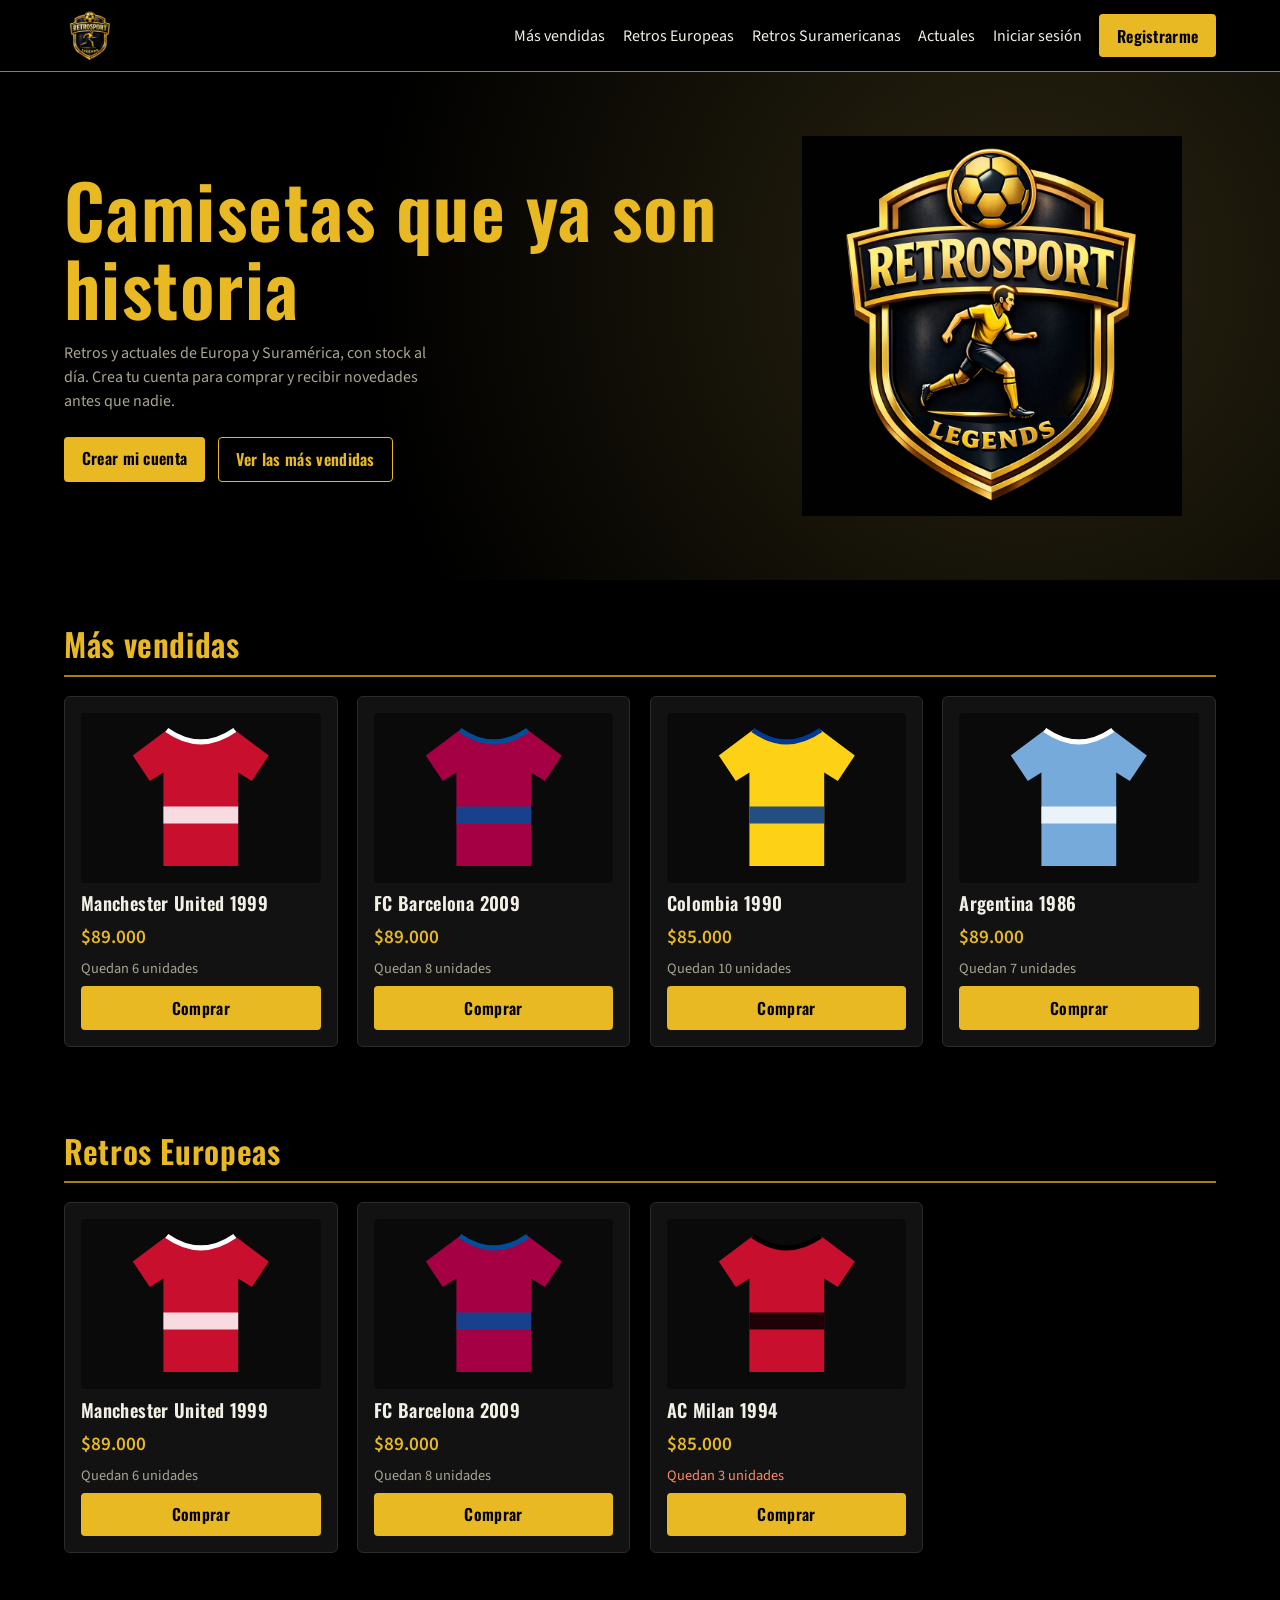
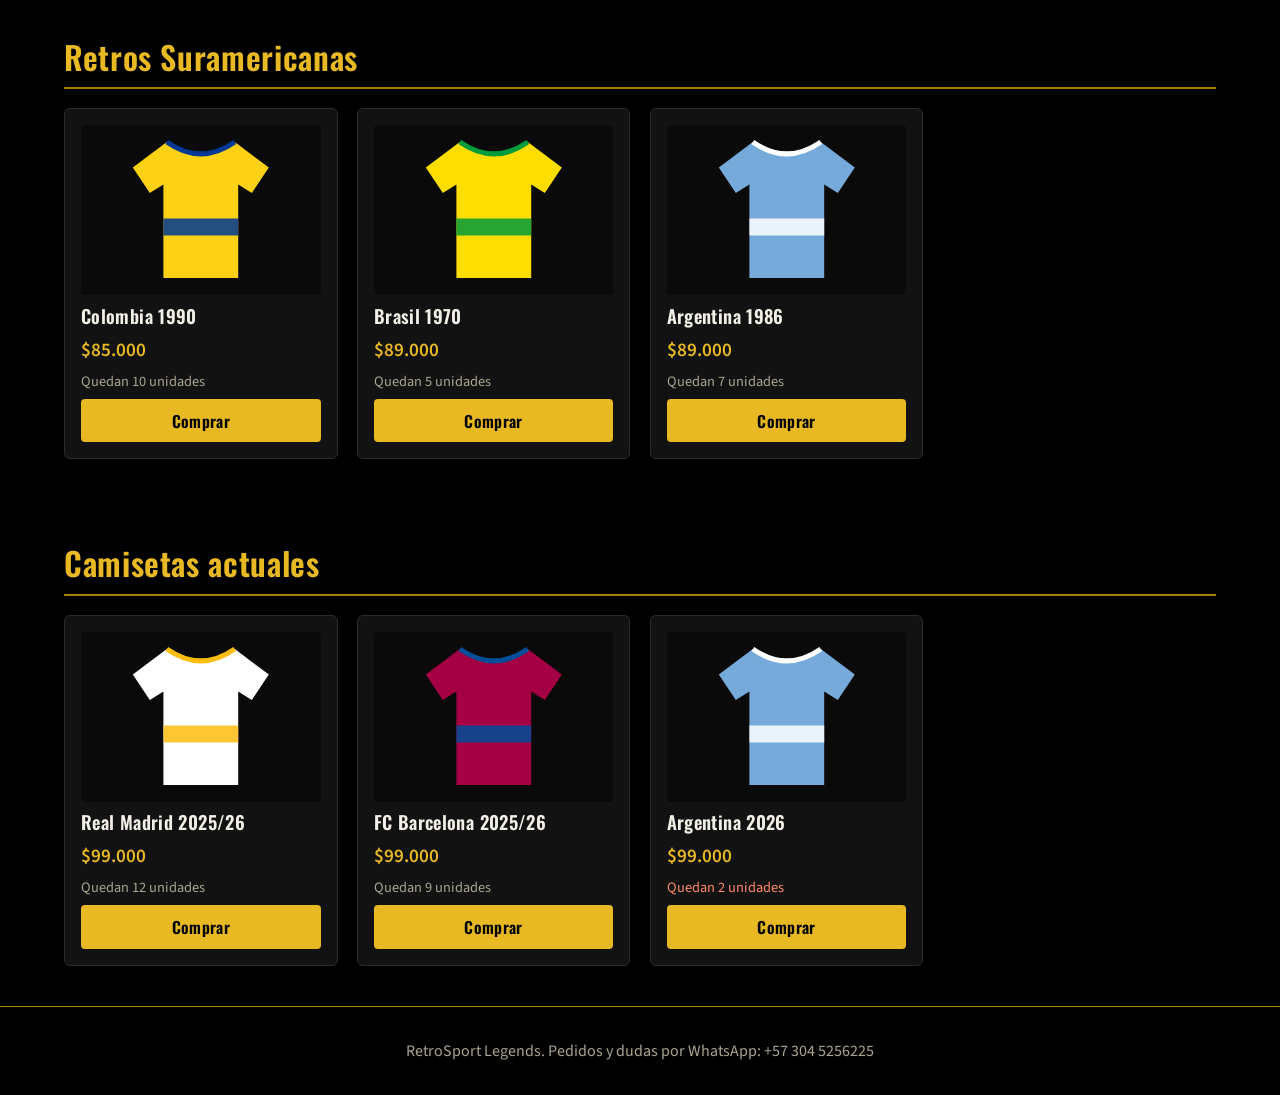
<file: index.html>
<!DOCTYPE html><html lang="es"><head><meta charset="utf-8"><meta name="viewport" content="width=device-width,initial-scale=1"><link rel="stylesheet" href="styles.css"><title>RetroSport Legends | Camisetas retro y actuales</title></head>
<body data-p="home"><main>
<div class="hero"><div><h1>Camisetas que ya son historia</h1><p>Retros y actuales de Europa y Suramérica, con stock al día. Crea tu cuenta para comprar y recibir novedades antes que nadie.</p><div class="acc"><a class="btn" href="registro.html">Crear mi cuenta</a><a class="btn o" href="#mas-vendidas">Ver las más vendidas</a></div></div><img src="logo.jpeg" alt="Escudo de RetroSport Legends"></div>
<section id="mas-vendidas"><h2>Más vendidas</h2><div class="grid" id="g-mas-vendidas"></div></section>
<section id="eu"><h2>Retros Europeas</h2><div class="grid" id="g-eu"></div></section>
<section id="sa"><h2>Retros Suramericanas</h2><div class="grid" id="g-sa"></div></section>
<section id="actual"><h2>Camisetas actuales</h2><div class="grid" id="g-actual"></div></section>
</main><footer>RetroSport Legends. Pedidos y dudas por WhatsApp: +57 304 5256225</footer><script src="app.js"></script></body></html>
</file>
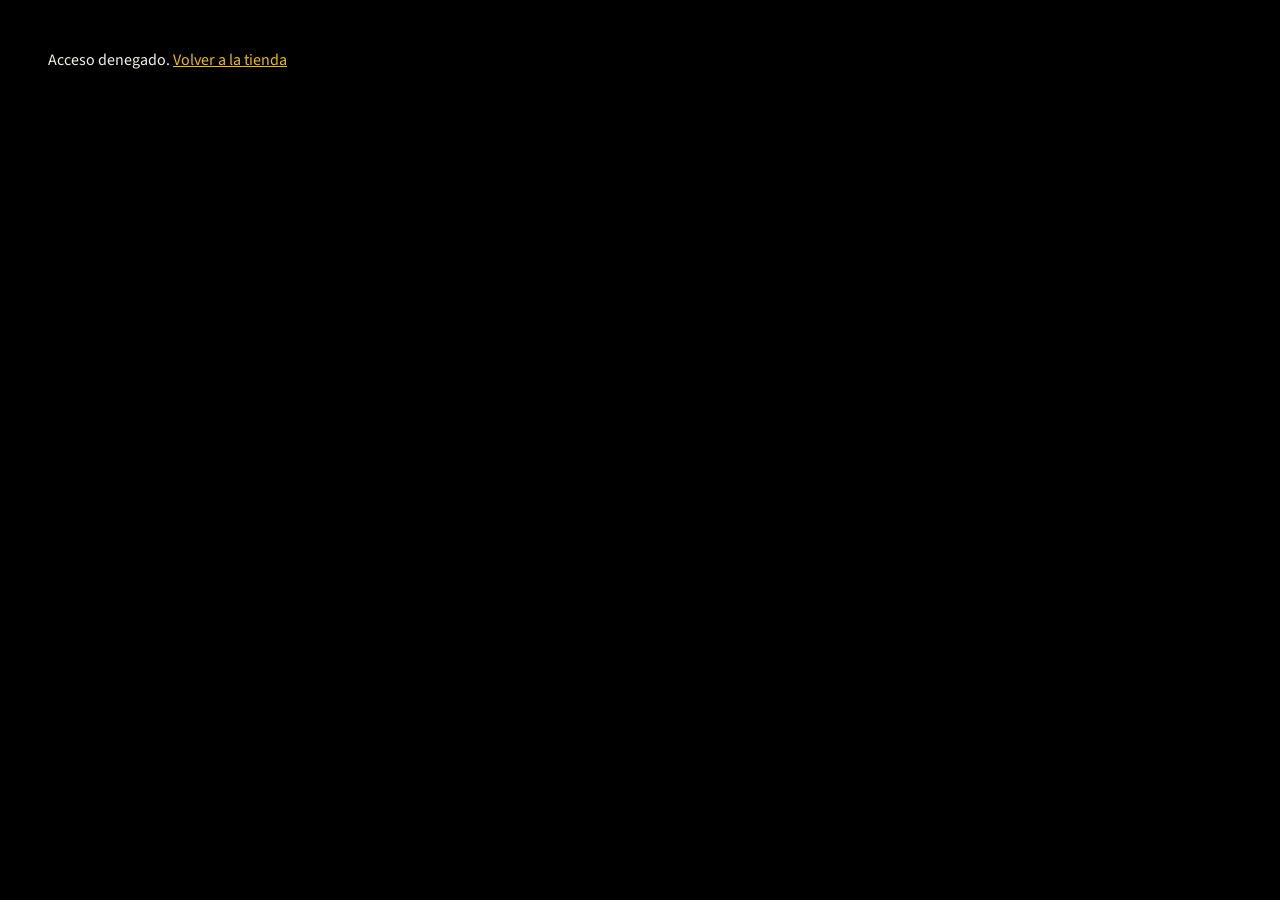
<file: admin.html>
<!DOCTYPE html><html lang="es"><head><meta charset="utf-8"><meta name="viewport" content="width=device-width,initial-scale=1"><link rel="stylesheet" href="styles.css"><title>Clientes | RetroSport Legends</title></head>
<body data-p="admin"><main><section><h2>Base de clientes</h2><div class="stats" id="stats"></div>
<div class="bar"><button class="btn o" data-seg="Todos">Todos</button><button class="btn o" data-seg="Potencial">Potenciales</button><button class="btn o" data-seg="Nuevo">Nuevos</button><button class="btn o" data-seg="Antiguo">Antiguos</button><button class="btn" id="csv">Descargar CSV</button></div>
<div class="tbl"><table><thead><tr><th>Nombre</th><th>Correo</th><th>WhatsApp</th><th>Origen</th><th>Registro</th><th>Compras</th><th>Segmento</th></tr></thead><tbody id="rows"></tbody></table></div></section></main><script src="app.js"></script></body></html>
</file>
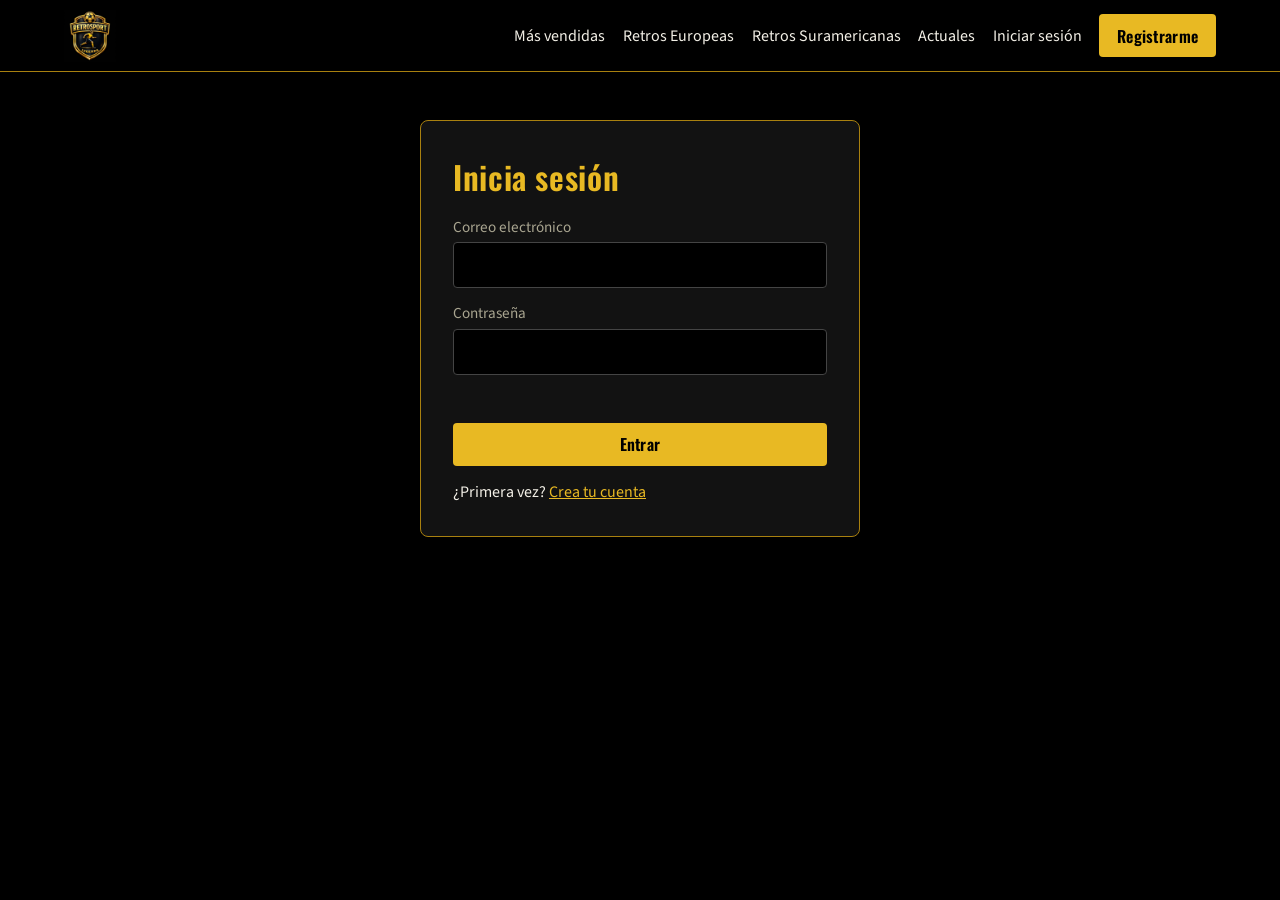
<file: login.html>
<!DOCTYPE html><html lang="es"><head><meta charset="utf-8"><meta name="viewport" content="width=device-width,initial-scale=1"><link rel="stylesheet" href="styles.css"><title>Iniciar sesión | RetroSport Legends</title></head>
<body data-p="login"><main><form data-f="login"><h1>Inicia sesión</h1>
<label>Correo electrónico<input name="email" type="email" required autocomplete="email"></label>
<label>Contraseña<input name="pass" type="password" required autocomplete="current-password"></label>
<p class="msg" role="alert"></p><button class="btn">Entrar</button><p>¿Primera vez? <a href="registro.html">Crea tu cuenta</a></p></form></main><script src="app.js"></script></body></html>
</file>
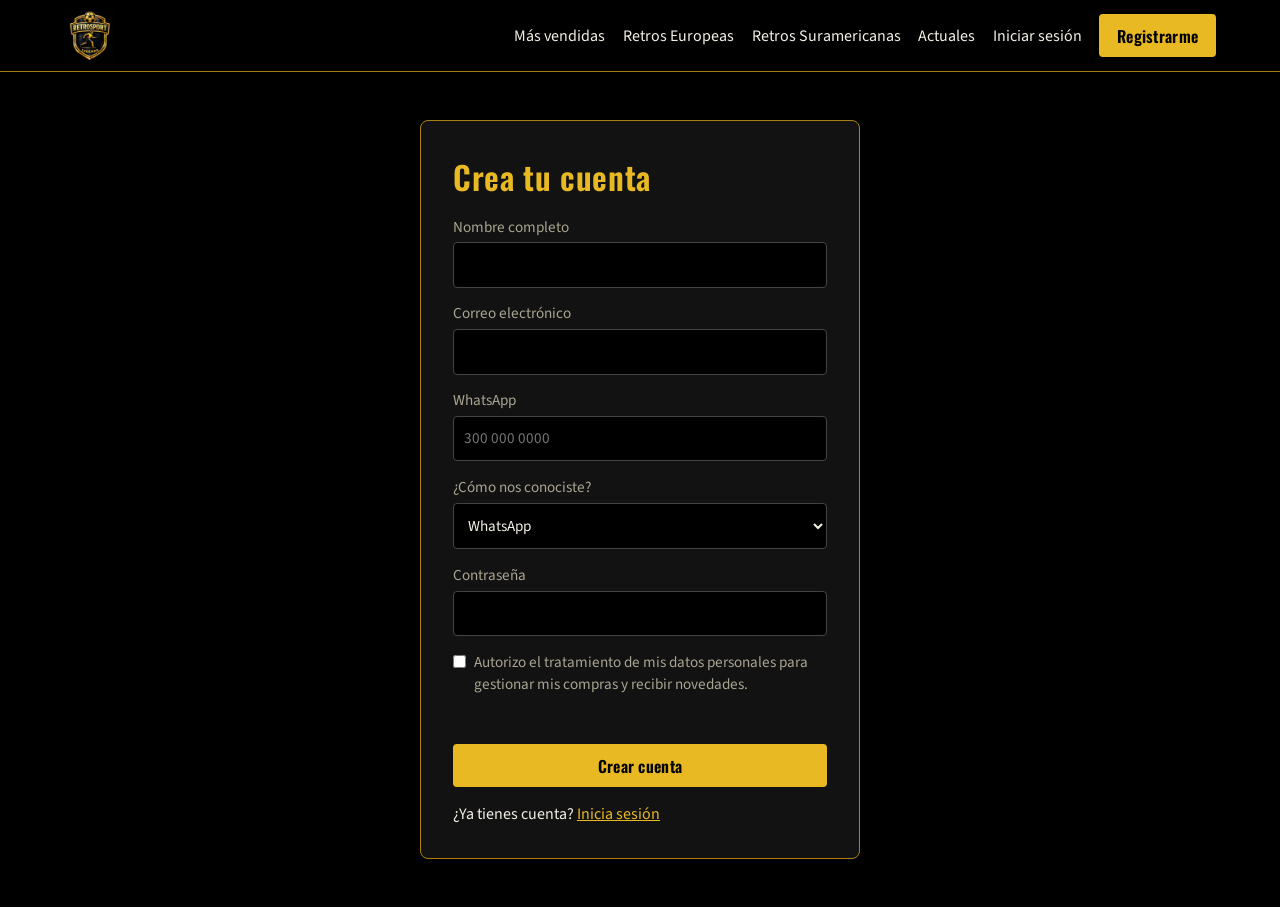
<file: registro.html>
<!DOCTYPE html><html lang="es"><head><meta charset="utf-8"><meta name="viewport" content="width=device-width,initial-scale=1"><link rel="stylesheet" href="styles.css"><title>Crear cuenta | RetroSport Legends</title></head>
<body data-p="registro"><main><form data-f="registro"><h1>Crea tu cuenta</h1>
<label>Nombre completo<input name="nombre" required autocomplete="name"></label>
<label>Correo electrónico<input name="email" type="email" required autocomplete="email"></label>
<label>WhatsApp<input name="tel" type="tel" required autocomplete="tel" placeholder="300 000 0000"></label>
<label>¿Cómo nos conociste?<select name="origen"><option>WhatsApp</option><option>Instagram</option><option>TikTok</option><option>Un amigo</option><option>Otro</option></select></label>
<label>Contraseña<input name="pass" type="password" required minlength="6" autocomplete="new-password"></label>
<label class="chk"><input type="checkbox" required>Autorizo el tratamiento de mis datos personales para gestionar mis compras y recibir novedades.</label>
<p class="msg" role="alert"></p><button class="btn">Crear cuenta</button><p>¿Ya tienes cuenta? <a href="login.html">Inicia sesión</a></p></form></main><script src="app.js"></script></body></html>
</file>
<file: styles.css>
@import url('https://fonts.googleapis.com/css2?family=Oswald:wght@500;600&family=Source+Sans+3:wght@400;600&display=swap');
:root{--n:#000;--p:#121212;--l:#2a2410;--o:#e8b923;--od:#a8800f;--t:#f2efe6;--m:#a9a590;font-family:'Source Sans 3',system-ui,sans-serif}
*{box-sizing:border-box;margin:0}
body{background:var(--n);color:var(--t);line-height:1.5}
h1,h2,h3,.btn,.stats b{font-family:'Oswald',Impact,sans-serif;letter-spacing:.02em;font-weight:600}
a{color:var(--o)}
:focus-visible{outline:2px solid var(--o);outline-offset:2px}
header{display:flex;align-items:center;gap:1rem;padding:.6rem 5vw;border-bottom:1px solid var(--od);position:sticky;top:0;background:#000d;backdrop-filter:blur(6px);z-index:5;flex-wrap:wrap}
header img{height:52px;display:block}
nav{margin-left:auto;display:flex;gap:1.1rem;align-items:center;flex-wrap:wrap}
nav a{text-decoration:none;color:var(--t)}nav a:hover{color:var(--o)}
.btn{background:var(--o);color:#000;border:0;padding:.6rem 1.1rem;font-size:1rem;border-radius:4px;cursor:pointer;text-decoration:none;display:inline-block}
.btn:hover{background:#f6cf4d}.btn.o{background:none;color:var(--o);border:1px solid var(--o)}.btn.o:hover{background:var(--l)}
.btn:disabled{opacity:.4;cursor:not-allowed}
.hero{display:grid;grid-template-columns:1.2fr .8fr;gap:2rem;align-items:center;padding:4rem 5vw;background:radial-gradient(circle at 80% 40%,#2a2410,#000 62%)}
.hero h1{font-size:clamp(2.4rem,6vw,4.6rem);line-height:1.05;color:var(--o)}
.hero p{max-width:46ch;margin:1rem 0 1.5rem;color:var(--m)}
.hero .acc{display:flex;gap:.8rem;flex-wrap:wrap}
.hero img{width:100%;max-width:380px;justify-self:center}
main section{padding:2.5rem 5vw}
h2{font-size:2rem;color:var(--o);border-bottom:2px solid var(--od);padding-bottom:.4rem;margin-bottom:1.2rem}
.grid{display:grid;grid-template-columns:repeat(auto-fill,minmax(230px,1fr));gap:1.2rem}
.card{background:var(--p);border:1px solid #2b2b2b;padding:1rem;border-radius:6px;display:flex;flex-direction:column;gap:.4rem}
.card svg{width:100%;height:170px;background:#0a0a0a;border-radius:4px}
.card h3{font-size:1.15rem}.pr{color:var(--o);font-weight:600;font-size:1.2rem}
.st{color:var(--m);font-size:.9rem}.st.low{color:#ff8a65}
.card .btn{margin-top:auto}
form{max-width:440px;margin:3rem auto;padding:2rem;background:var(--p);border:1px solid var(--od);border-radius:8px;display:grid;gap:.9rem}
form h1{color:var(--o);font-size:2rem}
label{display:grid;gap:.25rem;color:var(--m);font-size:.95rem}
input,select{padding:.65rem;background:#000;color:var(--t);border:1px solid #444;border-radius:4px;font:inherit}
.msg{min-height:1.2em;color:#ff8a65}
.chk{display:flex;gap:.5rem;align-items:flex-start}.chk input{width:auto;margin-top:.3rem}
.tbl{overflow-x:auto}
table{width:100%;border-collapse:collapse;font-size:.92rem}th,td{padding:.55rem;border-bottom:1px solid #2b2b2b;text-align:left}th{color:var(--o)}
.stats{display:grid;grid-template-columns:repeat(auto-fit,minmax(150px,1fr));gap:1rem;margin-bottom:1.5rem}
.stats div{background:var(--p);border:1px solid var(--od);padding:1rem;border-radius:6px;color:var(--m)}
.stats b{display:block;font-size:2rem;color:var(--o)}
.bar{display:flex;gap:.6rem;flex-wrap:wrap;margin-bottom:1rem}
.tag{padding:.1rem .6rem;border-radius:99px;font-size:.85rem;background:var(--l);color:var(--o)}
footer{padding:2rem 5vw;border-top:1px solid var(--od);color:var(--m);text-align:center}
#toast{position:fixed;bottom:1rem;left:50%;transform:translateX(-50%);background:var(--o);color:#000;padding:.7rem 1.2rem;border-radius:6px;display:none;z-index:9;max-width:90vw}
@media(max-width:700px){.hero{grid-template-columns:1fr}.hero img{order:-1;max-width:220px}}
@media(prefers-reduced-motion:no-preference){.card{transition:border-color .2s}.card:hover{border-color:var(--o)}}
</file>
